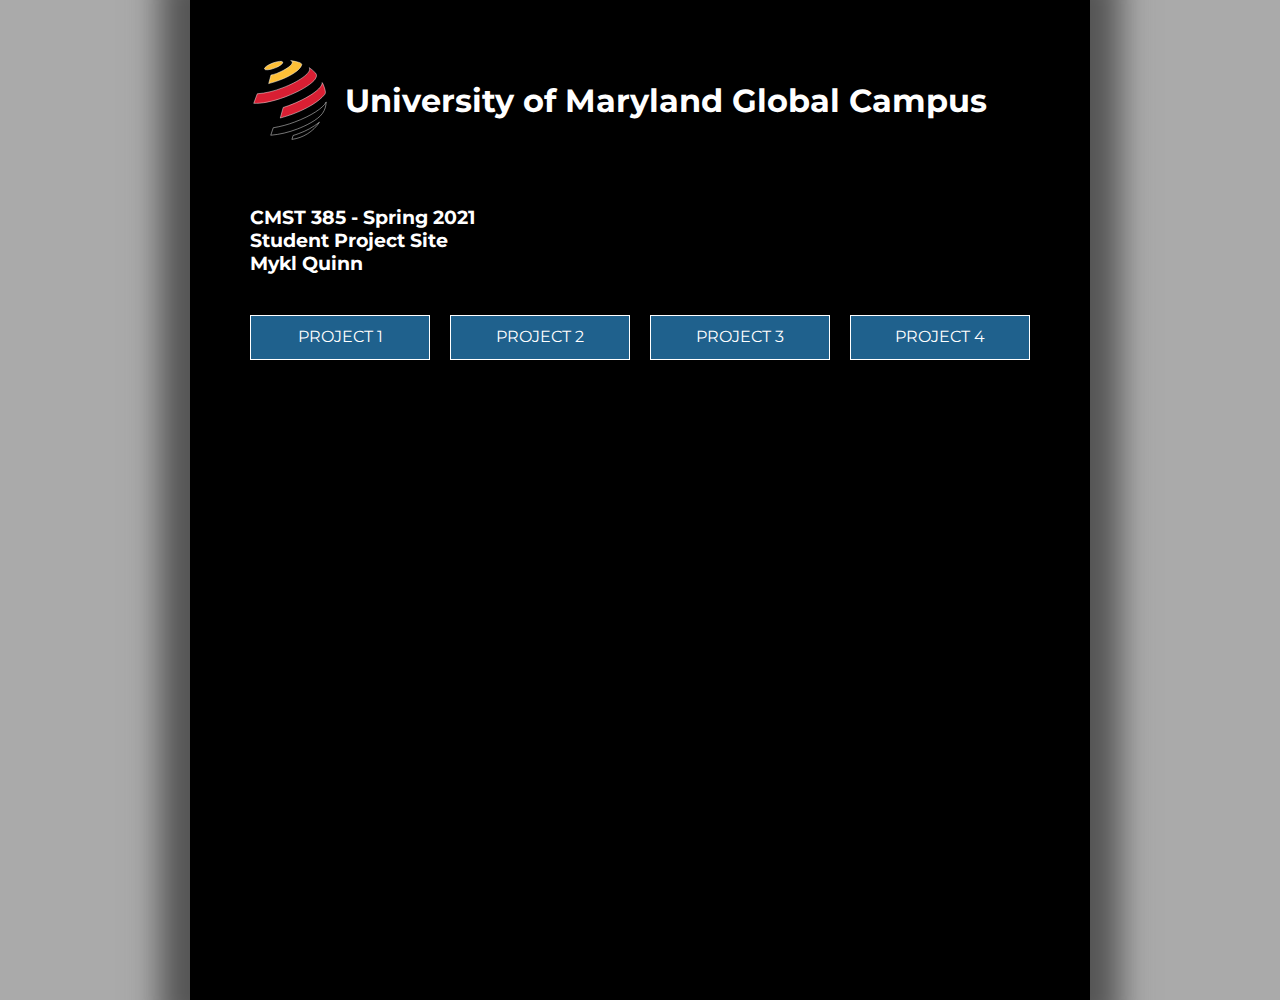
<file: index.html>
<!DOCTYPE html>
<html lang="en">
<head>
	<meta charset="UTF-8">
	<meta name="viewport" content="width=device-width, initial-scale=1.0">
	<meta http-equiv="Cache-Control" content="no-cache, no-store, must-revalidate" />
	<meta http-equiv="Pragma" content="no-cache" />
	<meta http-equiv="Expires" content="0" />
	<title>CMST385 - Mykl Quinn</title>
	<link rel="stylesheet" href="css/cmst385_styles.css">
	<link rel="preconnect" href="https://fonts.gstatic.com">
	<link href="https://fonts.googleapis.com/css2?family=Montserrat:wght@100;400;600&display=swap" rel="stylesheet">
</head>
<body>
	<div class="container">
		<div class="grid-container">
			<div class="header">
				<img src="imgs/umgc_logo.svg" title="UMGC Logo">
				<h1>University of Maryland Global Campus</h1>
			</div>
			<div class="subheader">
				<h3>CMST 385 - Spring 2021<br />Student Project Site<br />Mykl Quinn</h3>
			</div>
			<a href="project1/index.html" class="projectLinks btn-1">
				<svg>
		        	<rect x="0" y="0" fill="none" width="100%" height="100%"/>
				</svg>
				Project 1
			</a>
			<a href="project2" class="projectLinks btn-2">
				<svg>
		        	<rect x="0" y="0" fill="none" width="100%" height="100%"/>
				</svg>
				Project 2
			</a>
			<a href="project3" class="projectLinks btn-3">
				<svg>
		        	<rect x="0" y="0" fill="none" width="100%" height="100%"/>
				</svg>
				Project 3
			</a>
			<a href="project4" class="projectLinks btn-4">
				<svg>
		        	<rect x="0" y="0" fill="none" width="100%" height="100%"/>
				</svg>
				Project 4
			</a>
			<div class="footer">
				
			</div>
		</div>
	</div>
</body>
</html>
</file>
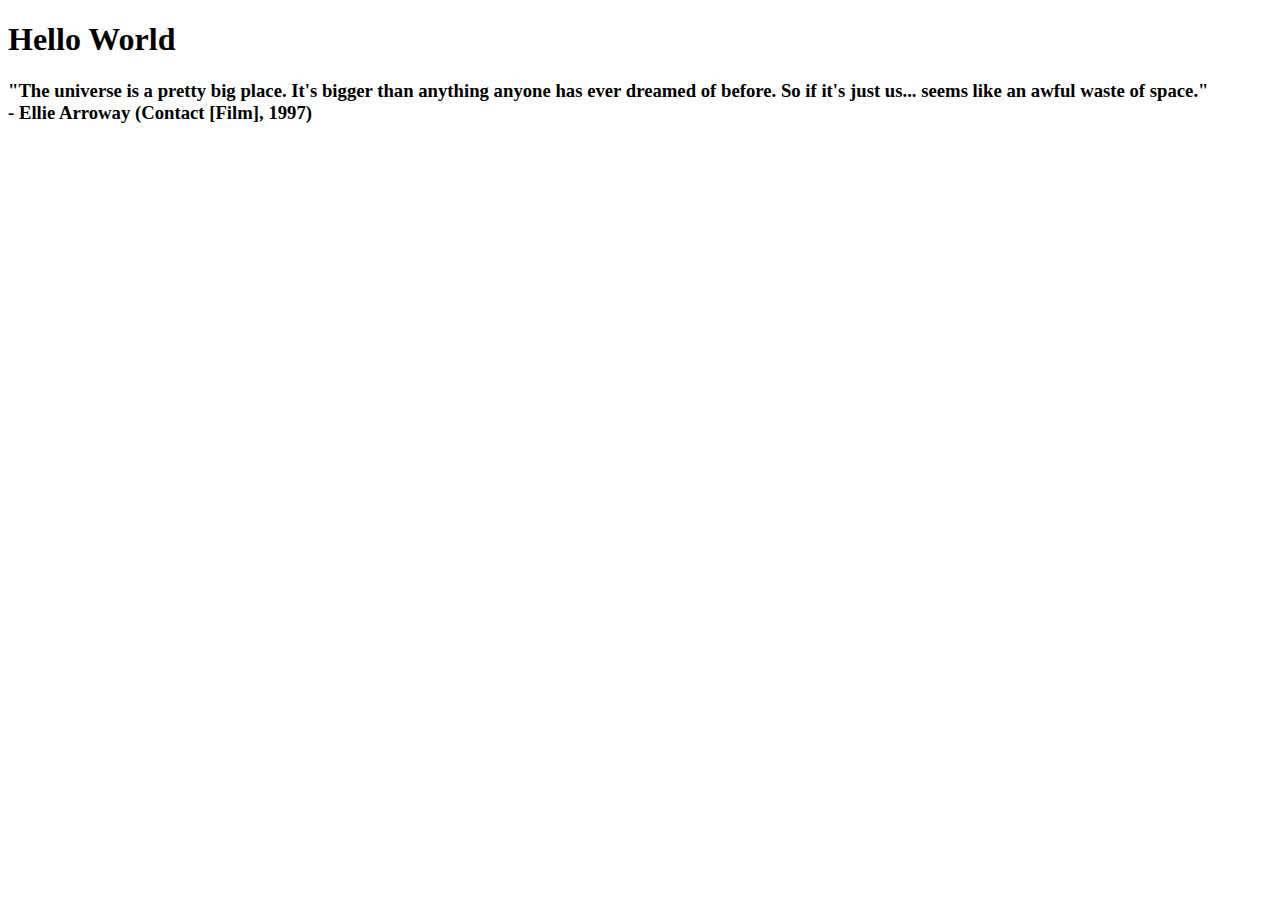
<file: Project1/index.html>
<!DOCTYPE html>
<html lang="en">
<head>
	<meta charset="UTF-8">
	<meta name="viewport" content="width=device-width, initial-scale=1.0">
	<title>Home - Mykl Quinn</title>
</head>
<body>
	<h1>Hello World</h1>
	<h3>"The universe is a pretty big place. It's bigger than anything anyone has ever dreamed of before. So if it's just us... seems like an awful waste of space."<br/>- Ellie Arroway (Contact [Film], 1997)
	</h3>
</body>
</html>
</file>
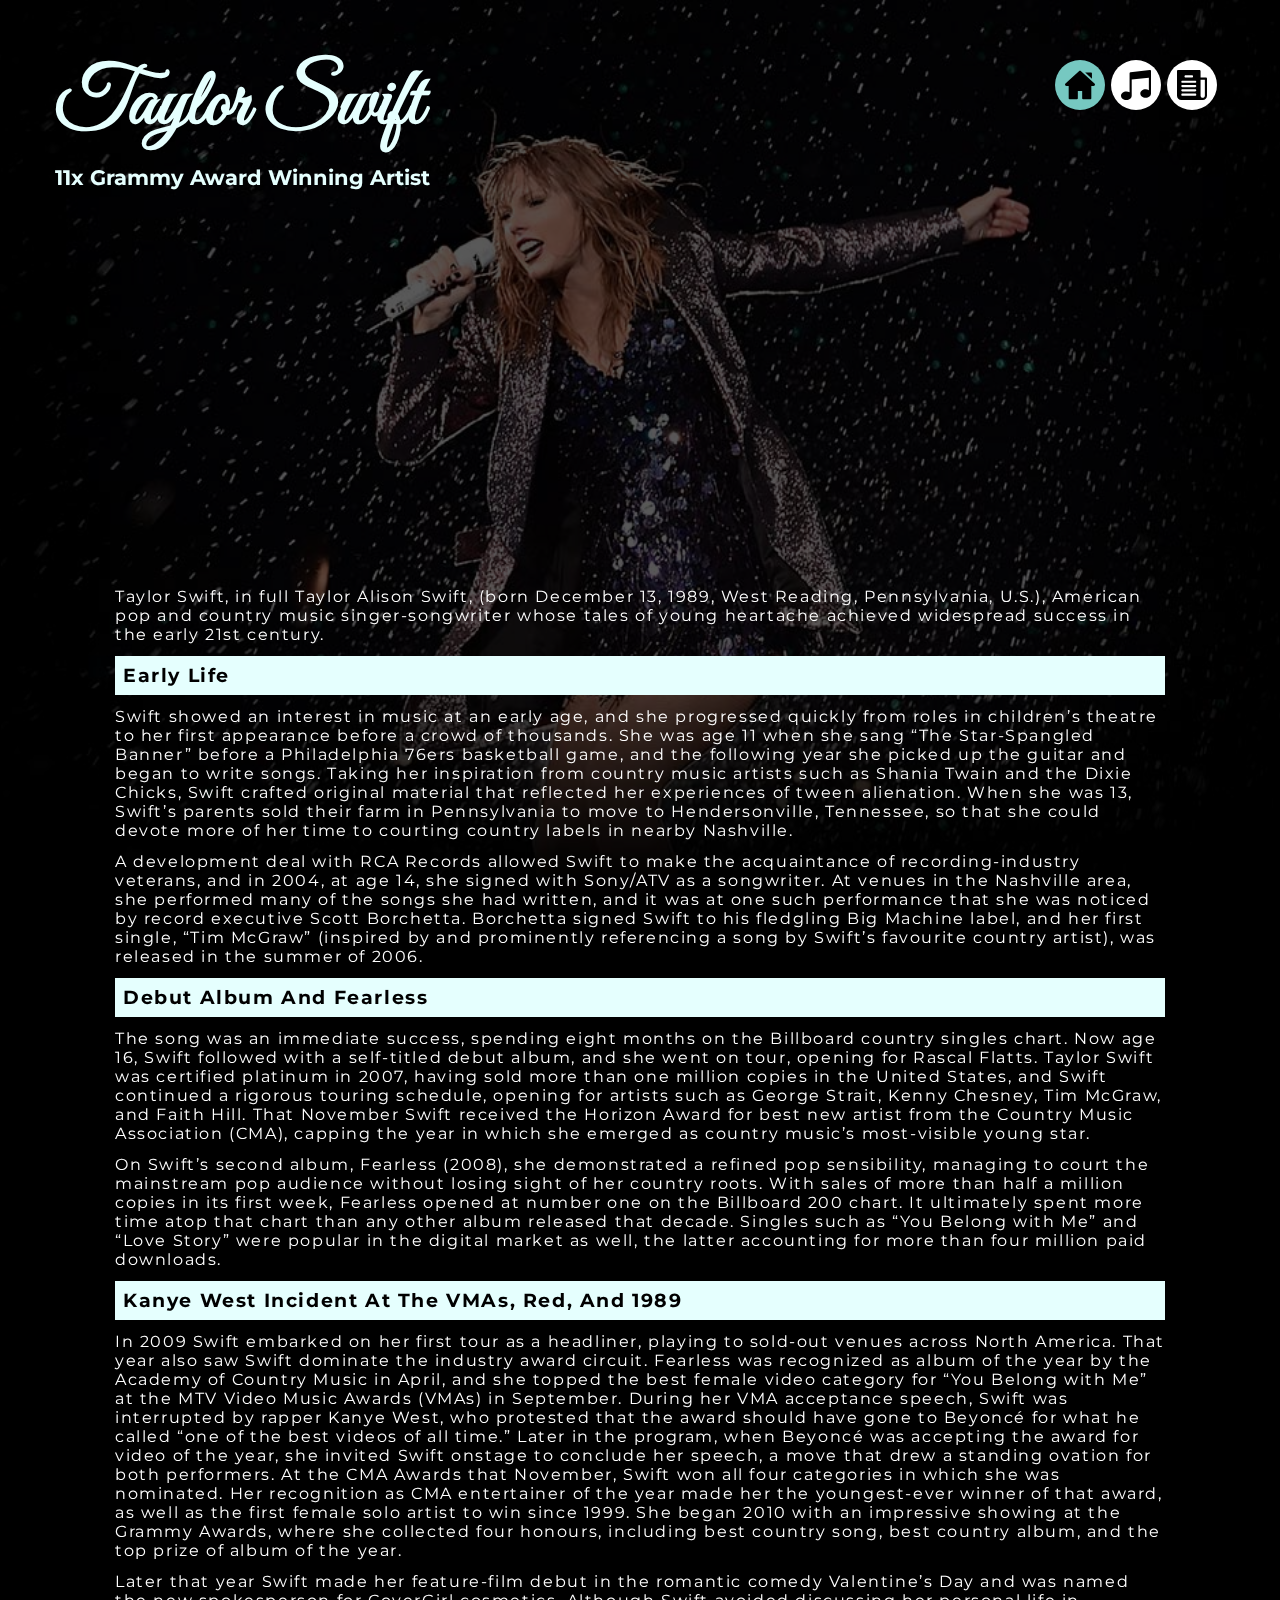
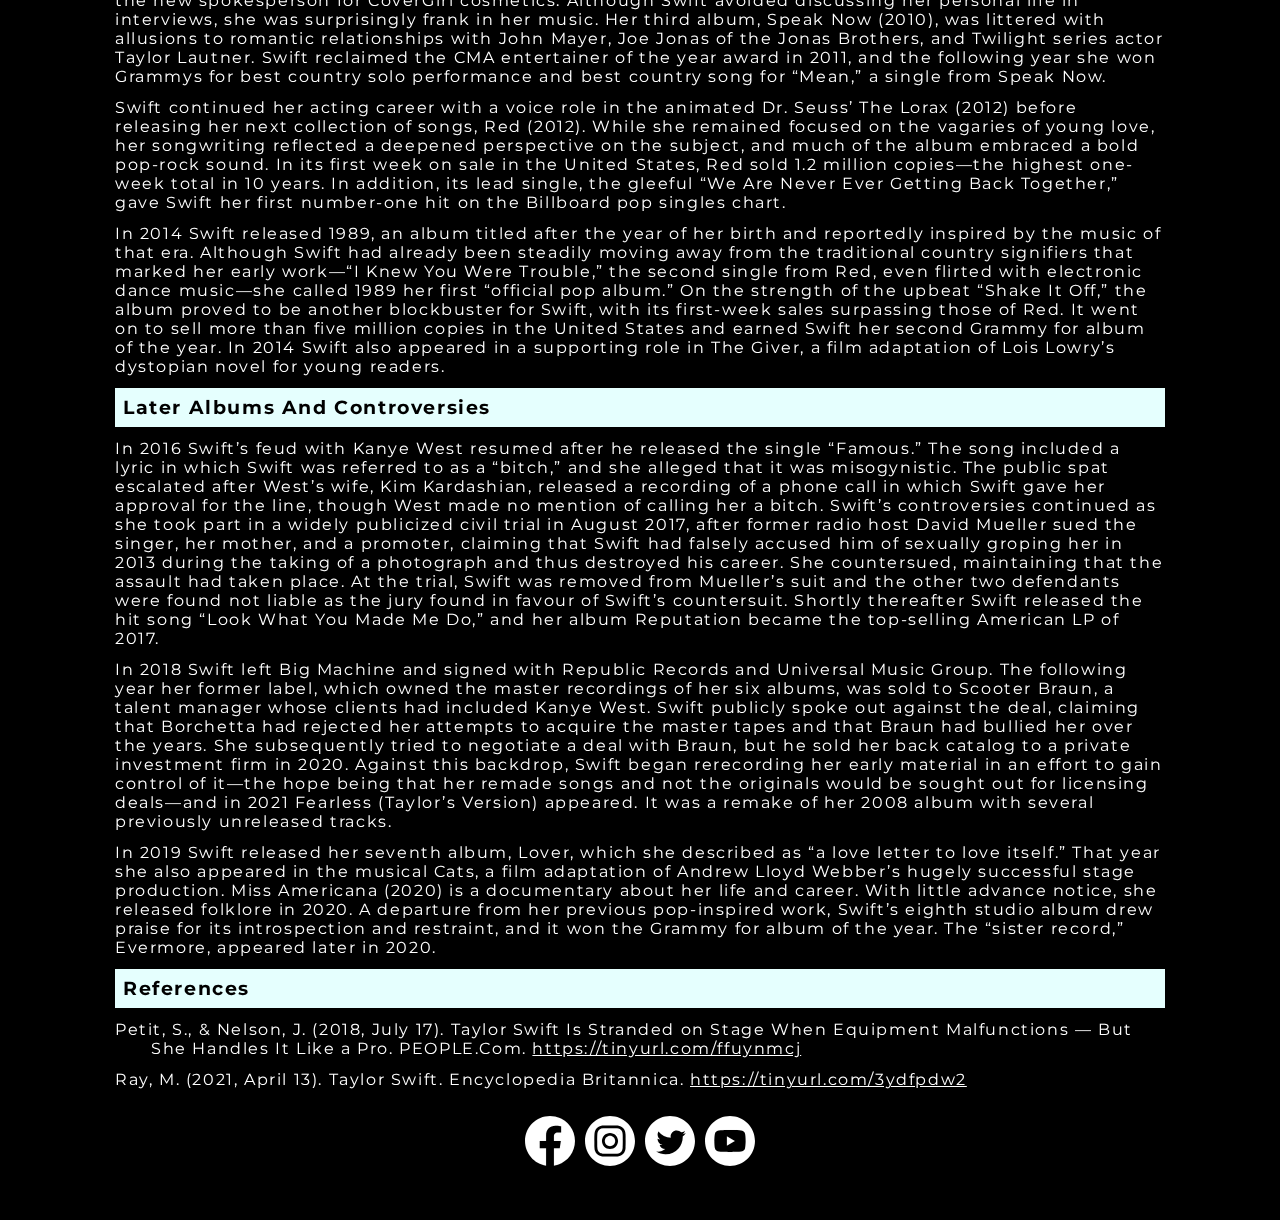
<file: Project3/index.html>
<!DOCTYPE html>
<html lang="en">
<head>
	<meta charset="UTF-8">
	<meta name="viewport" content="width=device-width, initial-scale=1.0">
	<title>CMST385 - Project 3 - Taylor Swift</title>
	<link rel="preconnect" href="https://fonts.gstatic.com">
	<link href="https://fonts.googleapis.com/css2?family=Montserrat:wght@100;400;600&display=swap" rel="stylesheet">
	<link rel="stylesheet" href="https://fonts.googleapis.com/css?family=Great+Vibes">
	<link rel="stylesheet" href="css/style.css">
</head>
<body>
	<div id="mainpage" class="container">
		<div class="nav-container">
			<ul class="nav-menu">
				<li class="active"><a href="index.html" title="Home"><img src="imgs/home.svg" alt="Home Page"></a></li>
				<li><a href="music.html" title="Music"><img src="imgs/music.svg" alt="Music Page"></a></li>
				<li><a href="news.html" title="News"><img src="imgs/newspaper.svg" alt="News Page"></a></li>
			</ul>
		</div>
		<div class="grid-container">
			<div class="header">
				<h1>Taylor Swift</h1>
			</div>
			<div class="subheader">
				<h2>11x Grammy Award Winning Artist</h2>
			</div>
			<div class="description">
				<p>Taylor Swift, in full Taylor Alison Swift, (born December 13, 1989, West Reading, Pennsylvania, U.S.), American pop and country music singer-songwriter whose tales of young heartache achieved widespread success in the early 21st century.</p>
				<h3>Early Life</h3>
				<p>Swift showed an interest in music at an early age, and she progressed quickly from roles in children’s theatre to her first appearance before a crowd of thousands. She was age 11 when she sang “The Star-Spangled Banner” before a Philadelphia 76ers basketball game, and the following year she picked up the guitar and began to write songs. Taking her inspiration from country music artists such as Shania Twain and the Dixie Chicks, Swift crafted original material that reflected her experiences of tween alienation. When she was 13, Swift’s parents sold their farm in Pennsylvania to move to Hendersonville, Tennessee, so that she could devote more of her time to courting country labels in nearby Nashville.</p>
				<p>A development deal with RCA Records allowed Swift to make the acquaintance of recording-industry veterans, and in 2004, at age 14, she signed with Sony/ATV as a songwriter. At venues in the Nashville area, she performed many of the songs she had written, and it was at one such performance that she was noticed by record executive Scott Borchetta. Borchetta signed Swift to his fledgling Big Machine label, and her first single, “Tim McGraw” (inspired by and prominently referencing a song by Swift’s favourite country artist), was released in the summer of 2006.</p>
				<h3>Debut Album And Fearless</h3>
				<p>The song was an immediate success, spending eight months on the Billboard country singles chart. Now age 16, Swift followed with a self-titled debut album, and she went on tour, opening for Rascal Flatts. Taylor Swift was certified platinum in 2007, having sold more than one million copies in the United States, and Swift continued a rigorous touring schedule, opening for artists such as George Strait, Kenny Chesney, Tim McGraw, and Faith Hill. That November Swift received the Horizon Award for best new artist from the Country Music Association (CMA), capping the year in which she emerged as country music’s most-visible young star.</p>
				<p>On Swift’s second album, Fearless (2008), she demonstrated a refined pop sensibility, managing to court the mainstream pop audience without losing sight of her country roots. With sales of more than half a million copies in its first week, Fearless opened at number one on the Billboard 200 chart. It ultimately spent more time atop that chart than any other album released that decade. Singles such as “You Belong with Me” and “Love Story” were popular in the digital market as well, the latter accounting for more than four million paid downloads.</p>
				<h3>Kanye West Incident At The VMAs, Red, And 1989</h3>
				<p>In 2009 Swift embarked on her first tour as a headliner, playing to sold-out venues across North America. That year also saw Swift dominate the industry award circuit. Fearless was recognized as album of the year by the Academy of Country Music in April, and she topped the best female video category for “You Belong with Me” at the MTV Video Music Awards (VMAs) in September. During her VMA acceptance speech, Swift was interrupted by rapper Kanye West, who protested that the award should have gone to Beyoncé for what he called “one of the best videos of all time.” Later in the program, when Beyoncé was accepting the award for video of the year, she invited Swift onstage to conclude her speech, a move that drew a standing ovation for both performers. At the CMA Awards that November, Swift won all four categories in which she was nominated. Her recognition as CMA entertainer of the year made her the youngest-ever winner of that award, as well as the first female solo artist to win since 1999. She began 2010 with an impressive showing at the Grammy Awards, where she collected four honours, including best country song, best country album, and the top prize of album of the year.</p>
				<p>Later that year Swift made her feature-film debut in the romantic comedy Valentine’s Day and was named the new spokesperson for CoverGirl cosmetics. Although Swift avoided discussing her personal life in interviews, she was surprisingly frank in her music. Her third album, Speak Now (2010), was littered with allusions to romantic relationships with John Mayer, Joe Jonas of the Jonas Brothers, and Twilight series actor Taylor Lautner. Swift reclaimed the CMA entertainer of the year award in 2011, and the following year she won Grammys for best country solo performance and best country song for “Mean,” a single from Speak Now.</p>
				<p>Swift continued her acting career with a voice role in the animated Dr. Seuss’ The Lorax (2012) before releasing her next collection of songs, Red (2012). While she remained focused on the vagaries of young love, her songwriting reflected a deepened perspective on the subject, and much of the album embraced a bold pop-rock sound. In its first week on sale in the United States, Red sold 1.2 million copies—the highest one-week total in 10 years. In addition, its lead single, the gleeful “We Are Never Ever Getting Back Together,” gave Swift her first number-one hit on the Billboard pop singles chart.</p>
				<p>In 2014 Swift released 1989, an album titled after the year of her birth and reportedly inspired by the music of that era. Although Swift had already been steadily moving away from the traditional country signifiers that marked her early work—“I Knew You Were Trouble,” the second single from Red, even flirted with electronic dance music—she called 1989 her first “official pop album.” On the strength of the upbeat “Shake It Off,” the album proved to be another blockbuster for Swift, with its first-week sales surpassing those of Red. It went on to sell more than five million copies in the United States and earned Swift her second Grammy for album of the year. In 2014 Swift also appeared in a supporting role in The Giver, a film adaptation of Lois Lowry’s dystopian novel for young readers.</p>
				<h3>Later Albums And Controversies</h3>
				<p>In 2016 Swift’s feud with Kanye West resumed after he released the single “Famous.” The song included a lyric in which Swift was referred to as a “bitch,” and she alleged that it was misogynistic. The public spat escalated after West’s wife, Kim Kardashian, released a recording of a phone call in which Swift gave her approval for the line, though West made no mention of calling her a bitch. Swift’s controversies continued as she took part in a widely publicized civil trial in August 2017, after former radio host David Mueller sued the singer, her mother, and a promoter, claiming that Swift had falsely accused him of sexually groping her in 2013 during the taking of a photograph and thus destroyed his career. She countersued, maintaining that the assault had taken place. At the trial, Swift was removed from Mueller’s suit and the other two defendants were found not liable as the jury found in favour of Swift’s countersuit. Shortly thereafter Swift released the hit song “Look What You Made Me Do,” and her album Reputation became the top-selling American LP of 2017.</p>
				<p>In 2018 Swift left Big Machine and signed with Republic Records and Universal Music Group. The following year her former label, which owned the master recordings of her six albums, was sold to Scooter Braun, a talent manager whose clients had included Kanye West. Swift publicly spoke out against the deal, claiming that Borchetta had rejected her attempts to acquire the master tapes and that Braun had bullied her over the years. She subsequently tried to negotiate a deal with Braun, but he sold her back catalog to a private investment firm in 2020. Against this backdrop, Swift began rerecording her early material in an effort to gain control of it—the hope being that her remade songs and not the originals would be sought out for licensing deals—and in 2021 Fearless (Taylor’s Version) appeared. It was a remake of her 2008 album with several previously unreleased tracks.</p>
				<p>In 2019 Swift released her seventh album, Lover, which she described as “a love letter to love itself.” That year she also appeared in the musical Cats, a film adaptation of Andrew Lloyd Webber’s hugely successful stage production. Miss Americana (2020) is a documentary about her life and career. With little advance notice, she released folklore in 2020. A departure from her previous pop-inspired work, Swift’s eighth studio album drew praise for its introspection and restraint, and it won the Grammy for album of the year. The “sister record,” Evermore, appeared later in 2020.</p>
				<h3>References</h3>
				<p class="apa_citation">Petit, S., & Nelson, J. (2018, July 17). Taylor Swift Is Stranded on Stage When Equipment Malfunctions — But She Handles It Like a Pro. PEOPLE.Com. <a href="https://tinyurl.com/ffuynmcj" title="People.com Article">https://tinyurl.com/ffuynmcj</a>
				<p class="apa_citation">Ray, M. (2021, April 13). Taylor Swift. Encyclopedia Britannica. <a href="https://tinyurl.com/3ydfpdw2" title="Taylor Swift Encyclopedia Britannica Page">https://tinyurl.com/3ydfpdw2</a></p>
			</div>
			<div class="footer">
				<ul class="social_media">
					<li class="social_media_fb"><a href="https://facebook.com/TaylorSwift"><img src="imgs/iconfinder_Circled_Facebook_svg_5279111.svg" alt="Facebook Icon" /></a></li>
					<li class="social_media_ig"><a href="https://instagram.com/taylorswift"><img src="imgs/iconfinder_Circled_Instagram_svg_5279112.svg" alt="Instagram Icon" /></a></li>
					<li class="social_media_tw"><a href="https://twitter.com/taylorswift13"><img src="imgs/iconfinder_Circled_Twitter_svg_5279123.svg" alt="Twitter Icon" /></a></li>
					<li class="social_media_yt"><a href="https://youtube.com/taylorswift"><img src="imgs/iconfinder_Circled_Youtube_svg_5279120.svg" alt="YouTube Icon" /></a></li>
				</ul>
			</div>
		</div>
	</div>
</body>
</html>
</file>
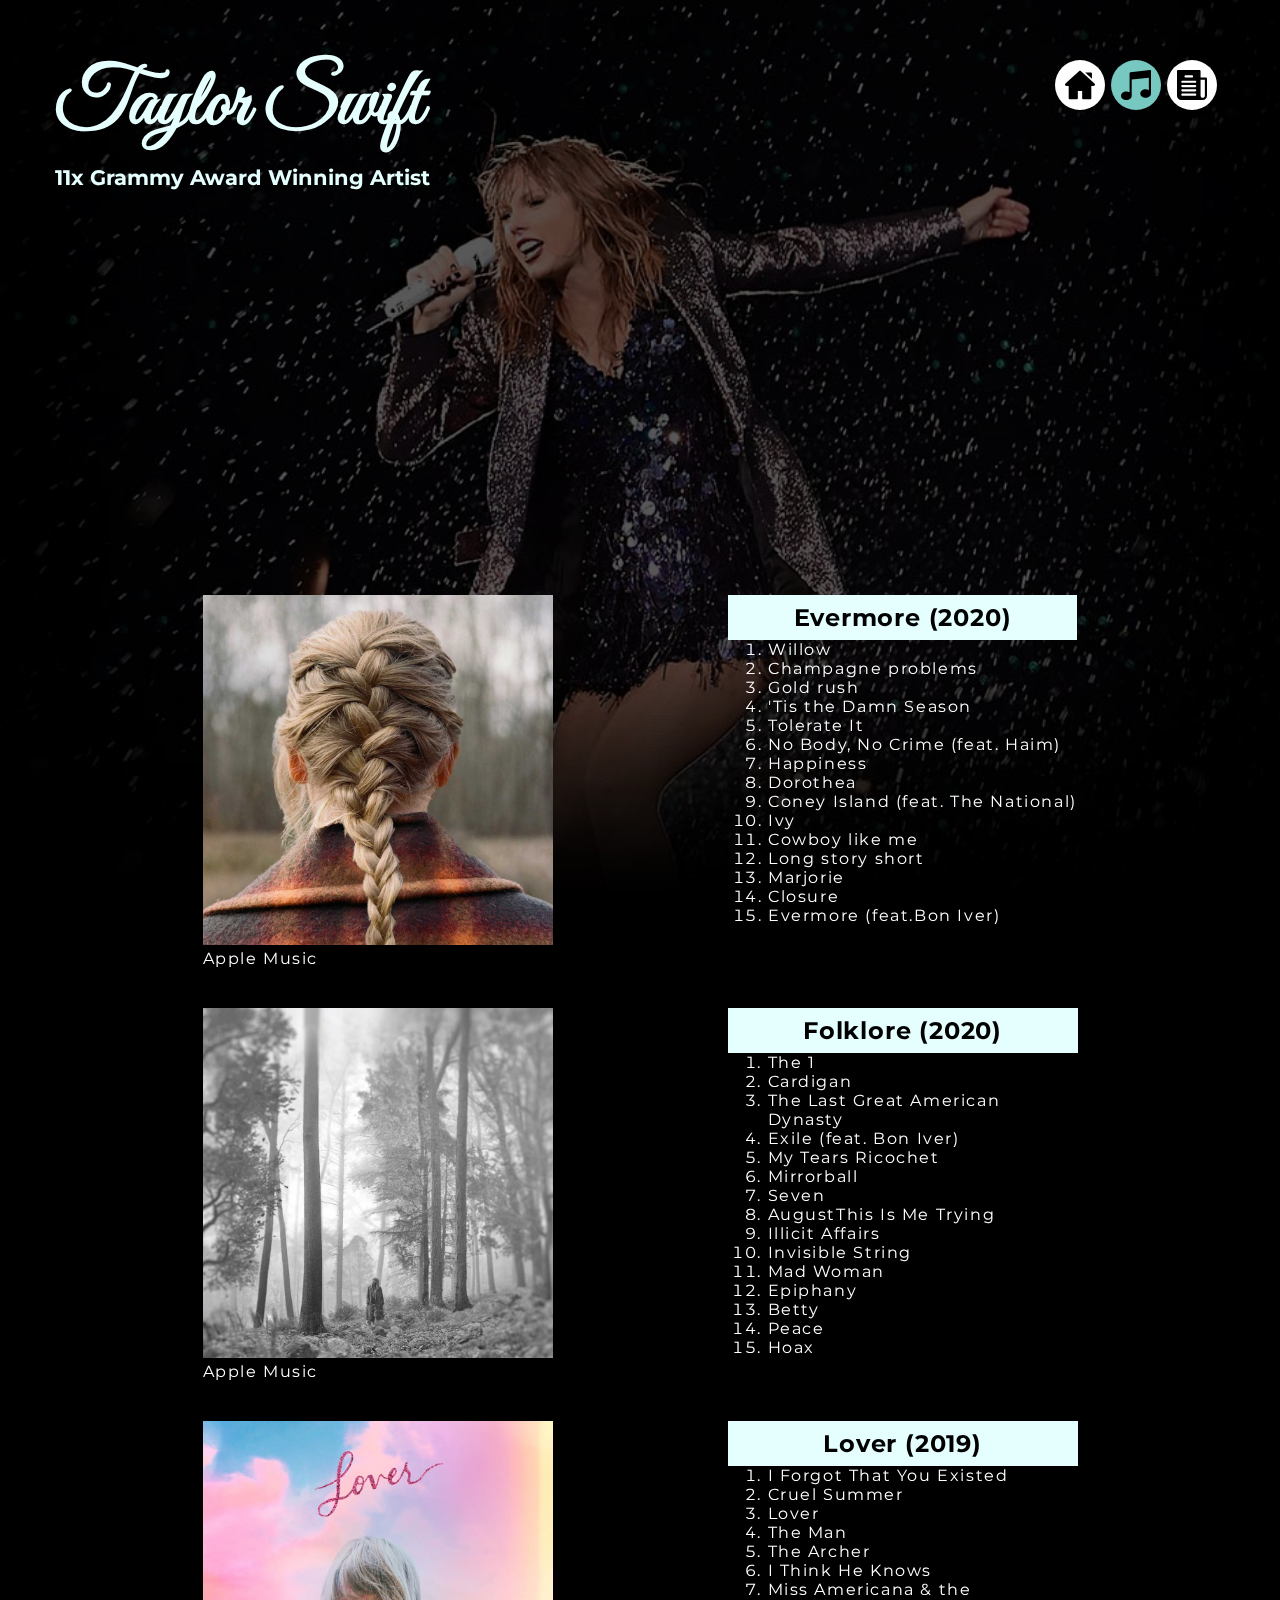
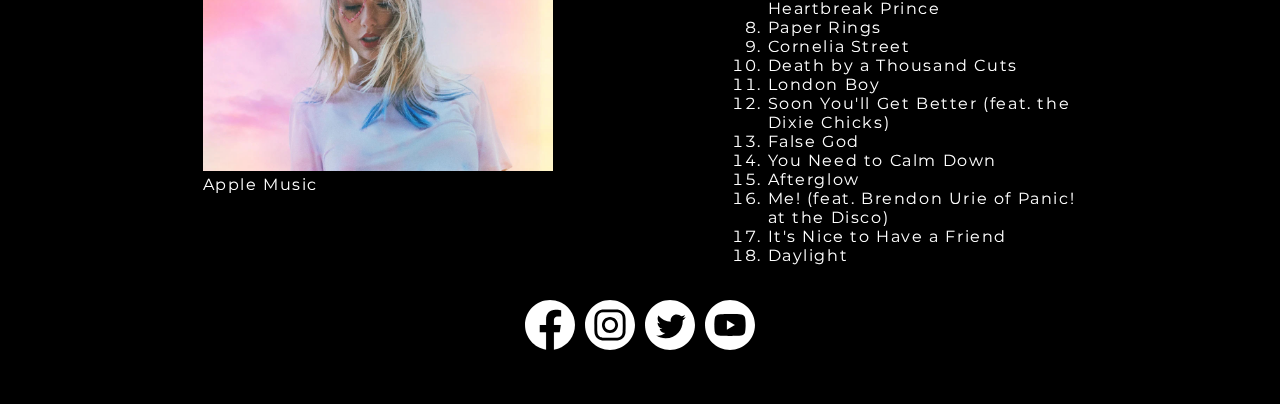
<file: Project3/music.html>
<!DOCTYPE html>
<html lang="en">
<head>
	<meta charset="UTF-8">
	<meta name="viewport" content="width=device-width, initial-scale=1.0">
	<title>CMST385 - Project 3 - Taylor Swift</title>
	<link rel="preconnect" href="https://fonts.gstatic.com">
	<link href="https://fonts.googleapis.com/css2?family=Montserrat:wght@100;400;600&display=swap" rel="stylesheet">
	<link rel="stylesheet" href="https://fonts.googleapis.com/css?family=Great+Vibes">
	<link rel="stylesheet" href="css/style.css">
</head>
<body>
	<div id="mainpage" class="container">
		<div class="nav-container">
			<ul class="nav-menu">
				<li><a href="index.html" title="Home"><img src="imgs/home.svg" alt="Home Page"></a></li>
				<li class="active"><a href="music.html" title="Music"><img src="imgs/music.svg" alt="Music Page"></a></li>
				<li><a href="news.html" title="News"><img src="imgs/newspaper.svg" alt="News Page"></a></li>
			</ul>
		</div>
		<div class="grid-container">
			<div class="header">
				<h1>Taylor Swift</h1>
			</div>
			<div class="subheader">
				<h2>11x Grammy Award Winning Artist</h2>
			</div>
			<div class="description">
				<ul class="albums">
					<li class="album_art"><figure><a href="https://music.apple.com/us/album/evermore-deluxe-version/1547315522"><img src="imgs/taylorswift_evermore.jpg" alt="Evermore Album Cover"></a><figcaption>Apple Music</figcaption></figure></li>
					<li class="album_tracks">
						<h2>Evermore (2020)</h2>
						<ol>
							<li>Willow</li>
							<li>Champagne problems</li>
							<li>Gold rush</li>
							<li>'Tis the Damn Season</li>
							<li>Tolerate It</li>
							<li>No Body, No Crime (feat. Haim)</li>
							<li>Happiness</li>
							<li>Dorothea</li>
							<li>Coney Island (feat. The National)</li>
							<li>Ivy</li>
							<li>Cowboy like me</li>
							<li>Long story short</li>
							<li>Marjorie</li>
							<li>Closure</li>
							<li>Evermore (feat.Bon Iver)</li>
						</ol>					
					</li>
					<li class="album_art"><figure><a href="https://music.apple.com/us/album/folklore/1524801260"><img src="imgs/taylorswift_folklore.jpg" alt="Folklore Album Cover"></a><figcaption>Apple Music</figcaption></figure></li>
					<li class="album_tracks">
						<h2>Folklore (2020)</h2>
						<ol>
							<li>The 1</li>
							<li>Cardigan</li>
							<li>The Last Great American Dynasty</li>
							<li>Exile (feat. Bon Iver)</li>
							<li>My Tears Ricochet</li>
							<li>Mirrorball</li>
							<li>Seven</li>
							<li>AugustThis Is Me Trying</li>
							<li>Illicit Affairs</li>
							<li>Invisible String</li>
							<li>Mad Woman</li>
							<li>Epiphany</li>
							<li>Betty</li>
							<li>Peace</li>
							<li>Hoax</li>
						</ol>
					</li>
					<li class="album_art"><figure><a href="https://music.apple.com/us/album/lover/1468058165"><img  src="imgs/taylorswift_lover.jpg" alt="Lover Album Cover"></a><figcaption>Apple Music</figcaption></figure></li>
					<li class="album_tracks">
						<h2>Lover (2019)</h2>
						<ol>
							<li>I Forgot That You Existed</li>
							<li>Cruel Summer</li>
							<li>Lover</li>
							<li>The Man</li>
							<li>The Archer</li>
							<li>I Think He Knows</li>
							<li>Miss Americana & the Heartbreak Prince</li>
							<li>Paper Rings</li>
							<li>Cornelia Street</li>
							<li>Death by a Thousand Cuts</li>
							<li>London Boy</li>
							<li>Soon You'll Get Better (feat. the Dixie Chicks)</li>
							<li>False God</li>
							<li>You Need to Calm Down</li>
							<li>Afterglow</li>
							<li>Me! (feat. Brendon Urie of Panic! at the Disco)</li>
							<li>It's Nice to Have a Friend</li>
							<li>Daylight</li>
						</ol>
					</li>
				</ul>
			</div>
			<div class="footer">
				<ul class="social_media">
					<li class="social_media_fb"><a href="https://facebook.com/TaylorSwift"><img src="imgs/iconfinder_Circled_Facebook_svg_5279111.svg" alt="Facebook Icon" /></a></li>
					<li class="social_media_ig"><a href="https://instagram.com/taylorswift"><img src="imgs/iconfinder_Circled_Instagram_svg_5279112.svg" alt="Instagram Icon" /></a></li>
					<li class="social_media_tw"><a href="https://twitter.com/taylorswift13"><img src="imgs/iconfinder_Circled_Twitter_svg_5279123.svg" alt="Twitter Icon" /></a></li>
					<li class="social_media_yt"><a href="https://youtube.com/taylorswift"><img src="imgs/iconfinder_Circled_Youtube_svg_5279120.svg" alt="YouTube Icon" /></a></li>
				</ul>
			</div>
		</div>
	</div>
</body>
</html>
</file>
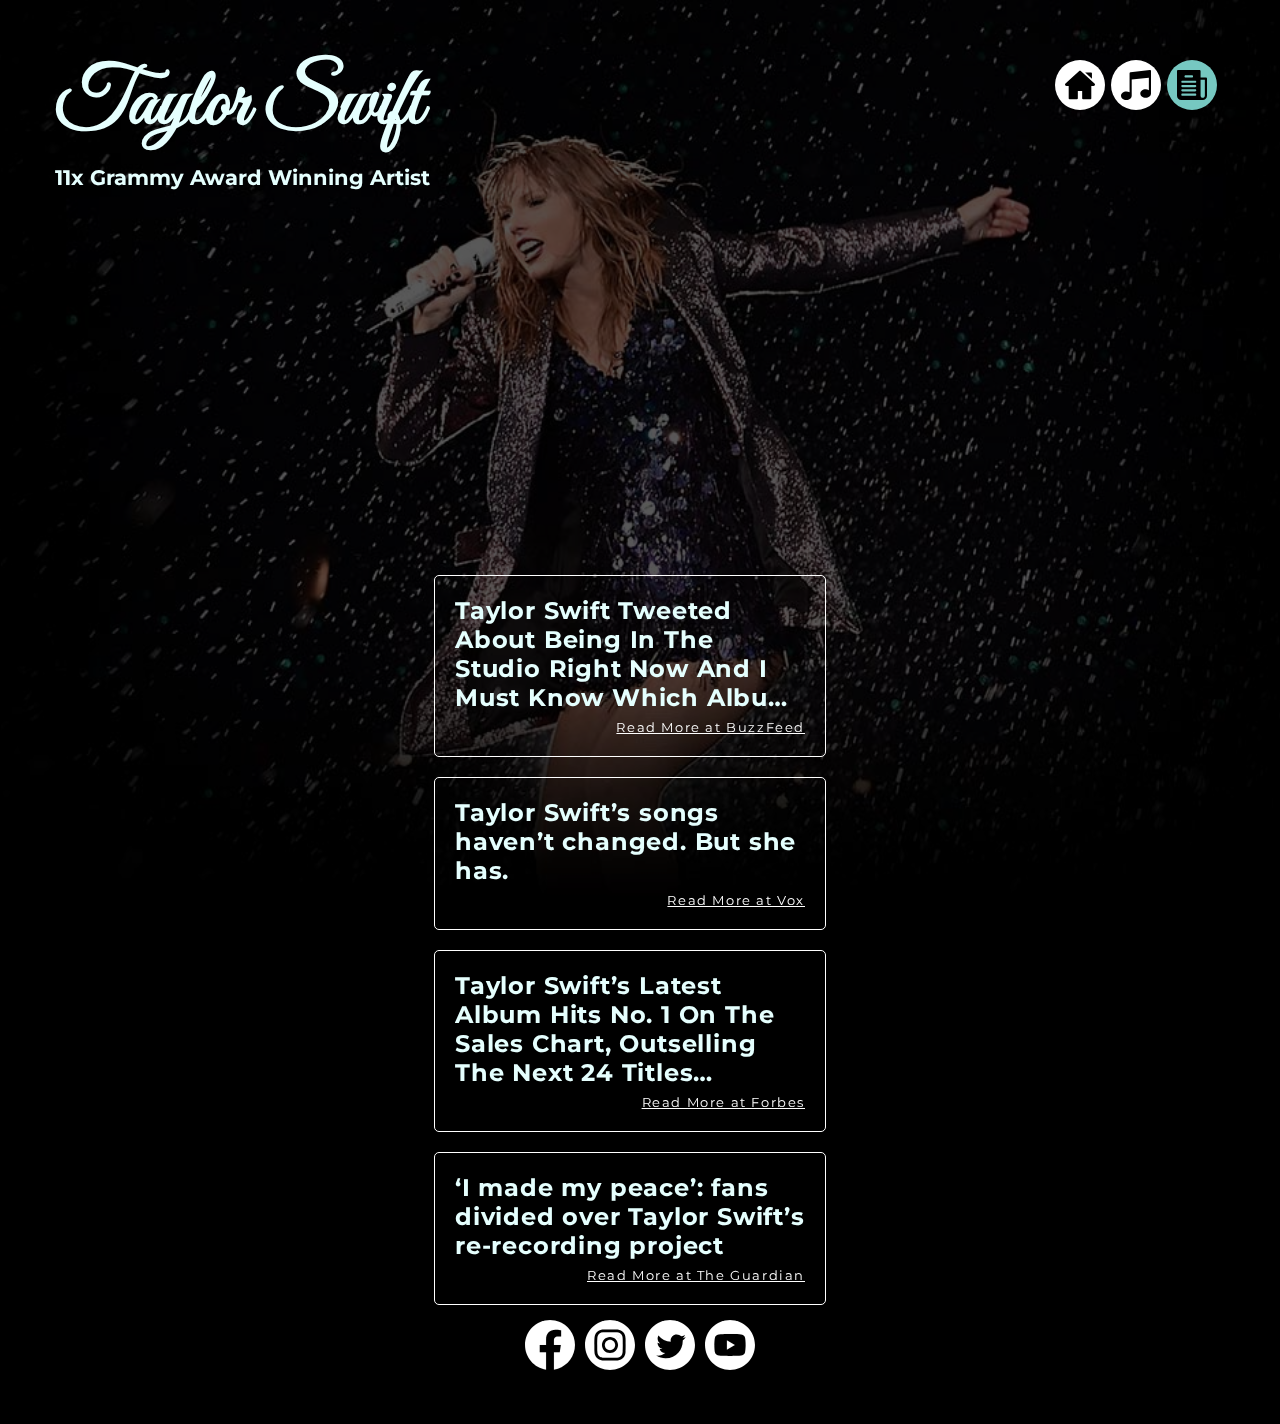
<file: Project3/news.html>
<!DOCTYPE html>
<html lang="en">
<head>
	<meta charset="UTF-8">
	<meta name="viewport" content="width=device-width, initial-scale=1.0">
	<title>CMST385 - Project 3 - Taylor Swift</title>
	<link rel="preconnect" href="https://fonts.gstatic.com">
	<link href="https://fonts.googleapis.com/css2?family=Montserrat:wght@100;400;600&display=swap" rel="stylesheet">
	<link rel="stylesheet" href="https://fonts.googleapis.com/css?family=Great+Vibes">
	<link rel="stylesheet" href="css/style.css">
</head>
<body>
	<div id="mainpage" class="container">
		<div class="nav-container">
			<ul class="nav-menu">
				<li><a href="index.html" title="Home"><img src="imgs/home.svg" alt="Home Page"></a></li>
				<li><a href="music.html" title="Music"><img src="imgs/music.svg" alt="Music Page"></a></li>
				<li class="active"><a href="news.html" title="News"><img src="imgs/newspaper.svg" alt="News Page"></a></li>
			</ul>
<!--
			<a href="index.html" title="Home" class="active"><img src="imgs/home.svg" /></a>
			<a href="music.html"><img src="imgs/music.svg" /></a>
			<a href="news.html"><img src="imgs/newspaper.svg" /></a>
-->
		</div>
		<div class="grid-container">
			<div class="header">
				<h1>Taylor Swift</h1>
			</div>
			<div class="subheader">
				<h2>11x Grammy Award Winning Artist</h2>
			</div>
			<div class="description">
				<ul class="news">
					<li class="news_article1">
						<h2>Taylor Swift Tweeted About Being In The Studio Right Now And I Must Know Which Album She's Re-Recording Next</h2>
						<span><a href="https://www.buzzfeed.com/larryfitzmaurice/taylor-swift-next-rerecorded-album">Read More at BuzzFeed</a></span>
					</li>
					<li class="news_article2">
						<h2>Taylor Swift’s songs haven’t changed. But she has.</h2>
						<span><a href="https://www.vox.com/culture/22386488/taylor-swift-fearless-taylors-version-review">Read More at Vox</a></span>
					</li>
					<li class="news_article3">
						<h2>Taylor Swift’s Latest Album Hits No. 1 On The Sales Chart, Outselling The Next 24 Titles Combined</h2>
						<span><a href="https://www.forbes.com/sites/hughmcintyre/2021/04/21/taylor-swifts-latest-album-hits-no-1-on-the-sales-chart-outselling-the-next-24-titles-combined/?sh=40a579287d2e">Read More at Forbes</a></span>
					</li>
					<li class="news_article4">
						<h2>‘I made my peace’: fans divided over Taylor Swift’s re-recording project</h2>
						<span><a href="https://www.theguardian.com/music/2021/apr/15/i-made-my-peace-fans-divided-over-taylor-swifts-re-recording-project">Read More at The Guardian</a></span>
					</li>
					<li class="news_twitter" tabindex="999"><a class="twitter-timeline" data-width="400" data-height="100%" data-theme="dark" href="https://twitter.com/taylorswift13?ref_src=twsrc%5Etfw"></a> <script async src="https://platform.twitter.com/widgets.js"></script></li>
				</ul>
			</div>
			<div class="footer">
				<ul class="social_media">
					<li class="social_media_fb"><a href="https://facebook.com/TaylorSwift"><img src="imgs/iconfinder_Circled_Facebook_svg_5279111.svg" alt="Facebook Icon" /></a></li>
					<li class="social_media_ig"><a href="https://instagram.com/taylorswift"><img src="imgs/iconfinder_Circled_Instagram_svg_5279112.svg" alt="Instagram Icon" /></a></li>
					<li class="social_media_tw"><a href="https://twitter.com/taylorswift13"><img src="imgs/iconfinder_Circled_Twitter_svg_5279123.svg" alt="Twitter Icon" /></a></li>
					<li class="social_media_yt"><a href="https://youtube.com/taylorswift"><img src="imgs/iconfinder_Circled_Youtube_svg_5279120.svg" alt="YouTube Icon" /></a></li>
				</ul>
			</div>
		</div>
	</div>
</body>
</html>
</file>
<file: css/cmst385_styles.css>
html, body {
	height: 100%;
	margin: 0;
}
body {
	background: rgba(170,170,170,1);
	color: rgba(255,255,255,1);
	display: flex;
	font-family: 'Montserrat', sans-serif;
}
.container {
	position: relative;
	max-width: 800px;
	width: 100%;
	margin: 0 auto;
	height: 100%;
	min-height: 100%;
	background: rgba(0, 0, 0, 1);
	padding: 50px;
	top: 0;
	box-shadow: 0 0 30px 30px rgb(85, 85, 85);
}
.grid-container {
	display: grid;
	grid-template-columns: repeat(1, 1fr);
	grid-template-rows: repeat(7, 1fr);
	gap: 10px 0px;
	grid-template-areas:
	"Header"
	"Subheader"
	"btn-1"
	"btn-2"
	"btn-3 "
	"btn-4"
	"footer";
	position: relative;
	top: 0;
	left: 0;
	width: 100%;
	height: 100%;
    max-height: 500px;
}
.header { grid-area: Header; }
.subheader { grid-area: Subheader; }
.btn-1 { grid-area: btn-1; }
.btn-2 { grid-area: btn-2; }
.btn-3 { grid-area: btn-3; }
.btn-4 { grid-area: btn-4; }
.footer { grid-area: footer; }

.grid-container div {
    display: flex;
    margin: 10px 10px 0 10px;
}
  
a {
	background: rgba(255, 255, 255, 1);
	color: rgba(255, 255, 255, 1);
	line-height: 1.5;
	padding: .25em;
	text-decoration: none;
}

.header img {
	height: 80px;
	width: 80px;
    margin-right: 15px;
}

.quote {
    border: 1px solid white;
    padding: 25px;
    font-weight: 400;
    letter-spacing: 1px;
    overflow: hidden;
    position: relative;
    height: fit-content;
}

.quote:before {
    background-image: url(https://www.freevector.com/uploads/vector/preview/23958/DD-Space-Background-77090-Preview.jpg);
    font-weight: 400;
    background-position: center;
    background-size: cover;
    content: '';
    position: absolute;
    height: 100%;
    width: 100%;
    top: 0;
    left: 0;
    opacity: 0.5;
    z-index: -1;
}


.projectLinks {
	padding: 10px;
	margin: 10px;
	background: rgba(31, 97, 141,1);
	font-weight: 100;
    color: #fff;
	cursor: pointer;
	font-size:16px;
	font-weight: 400;
/* 	max-width: 160px;  */
	max-height: 25px;
	position: relative;
	text-decoration: none;
	text-transform: uppercase;
    text-align: center;
}

.projectLinks svg {
    height: 45px;
    left: 0;
    position: absolute;
    top: 0; 
    width: 100%; 
}
  
.projectLinks rect {
    fill: none;
    stroke: #fff;
    stroke-width: 2;
    stroke-dasharray: 422, 0;
    transition: all 0.35s linear;
}

.projectLinks:hover {
  font-weight: 600;
  letter-spacing: 1px;
}
.projectLinks:hover rect {
    stroke-width: 5;
    stroke-dasharray: 15, 310;
    stroke-dashoffset: 48;
    transition: all 1.35s cubic-bezier(0.19, 1, 0.22, 1);
}

@media only screen and (min-width: 800px) {    
    .grid-container {
		grid-template-columns: repeat(4, 1fr);
		grid-template-rows: repeat(4, 1fr);
		grid-template-areas:
		"Header Header Header Header"
		"Subheader Subheader Subheader Subheader"
		"btn-1 btn-2 btn-3 btn-4"
		"footer footer footer footer";
		max-width: 800px;
	}
}

@media only screen and (max-width: 750px) {    
    .header h1{
	    margin: 0;
	    font-size: 1.5em
    }
}
</file>
<file: Project3/css/style.css>
html, body {
	height: 100%;
	margin: 0;
}
body {
	background: rgba(0,0,0,1);
	color: rgba(255,255,255,1);
	display: flex;
	font-family: 'Montserrat', Verdana, Arial, sans-serif;
}

h1, h2, h3 {
	margin: 0;
	color: #E5FFFE;
}

/* Elements added in response to assignment feedback */

h1, h2 {
	font-family: 'Montserrat', sans-serif;
	text-align: center;
}

p {
	color: white;
	font-family: 'Montserrat', sans-serif;
	font-size: 1em;
	margin: 0.75em 0;
}


.header h1 {
	font-family: "Great Vibes", Times, Serif;
	font-size: 5em;
	margin: 0;
}

.description {
    letter-spacing: 0.1rem;
}

.description h2 {
    letter-spacing: 0.05rem;
}

.description h3, .albums h2 {
    background: #E5FFFE;
    padding: 0.5rem;
    color: black;
}

/* End of feedback changes */

.container {
	position: relative;
	max-width: 1200px;
	width: 100%;
	margin: 0 auto;
	background: rgba(0, 0, 0, 1);
	padding: 20px 20px 0 20px;
	top: 0;
}

.nav-container {
	display: block;
	position: absolute;
	right: 20px;
	z-index: 2;
	border-radius: 15px;
}

.nav-menu {
    background: none;
    color: white;
    list-style: none;
    width: fit-content;
    height: 100%;
    margin: 0;
    overflow: visible;
    position: relative;
    padding: 10px;
}

.nav-menu li {
    color: black;
    padding: 10px;
    background: white;
    margin: 3px 0;
    border-radius: 50%;
    height: 15px;
    width: 15px;
    line-height: 15px;
    text-align: center;
}

.nav-menu img {
	max-width: 100%
}

.active, .active a {
	background: #76c8c1 !important;
}

.grid-container {
	display: grid;
	grid-template-columns: repeat(1, 1fr);
	grid-template-rows: minmax(20px, 60px) minmax(200px, 300px) auto minmax(20px, 40px);
	grid-gap: 5px 0px;
	grid-template-areas:
	"Header"
	"Subheader"
	"Desc"
	"Footer";
	position: relative;
	top: 0;
	left: 0;
	width: 100%;
	min-height: 100%;
    max-height: 500px;
    z-index: 1;
}


.header { grid-area: Header; }
.subheader { grid-area: Subheader; }
.btn-1 { grid-area: btn-1; }
.btn-2 { grid-area: btn-2; }
.btn-3 { grid-area: btn-3; }
.btn-4 { grid-area: btn-4; }
.description { 
	grid-area: Desc;
	display: inline-block !important;
}
.footer { grid-area: Footer; }

.grid-container div {
    display: flex;
    margin: 5px 5px 0 5px;
}
.subheader h2 {
	font-size: 0.8em;
}

.social_media {
    list-style: none;
    display: grid;
    grid-template-columns: repeat(4, 50px);
    grid-gap: 10px;
    margin: 0 auto;
    padding: 0;
}

.social_media li {
	padding-bottom: 50px;
}

/* Icons retrieved from https://www.iconfinder.com/social-media-icons */
.social_media img {
	max-width: 50px;
}

#mainpage {
	background-image: url("../imgs/taylorswift_background.jpg");
	background-repeat: no-repeat, repeat;
	background-position: center top;
	background-size: cover;
}

#mainpage h1 {
	font-family: "Great Vibes", Times, Serif;
	font-size: 5em;
	margin: 0;
}

#mainpage:after {
    content: "";
    position: fixed;
    top: 0;
    bottom: 0;
    left: 0;
    right: 0;
    background: rgb(0 0 0 / 65%);
    pointer-events: none;
    z-index: 0;
}

.description a, .description a:visited, .description a:link {
    color: white;
}

.albums, .news {
    list-style: none;
    display: grid;
    margin: 0 auto;
    padding: 0;
    grid-template-columns: 1fr;
}

.albums figure {
	margin: 0;
}

.album_tracks, .album_art, .news li:not([class='news_twitter'])  {
    padding: 20px 20px;
    max-width: 350px;
    margin: 0 auto;
}

.album_art img {
	max-width: 350px;
}

.news {
	grid-gap: 20px;
	grid-template-areas:
        "News1"
        "News2"
        "News3"
        "News4"
        "Twitter";
    grid-template-rows: repeat(4, auto) 600px;
}

.news_twitter {
	margin: 0 auto;
	padding-bottom: 20px;
}


[class^="news_article"] {
	border: 1px solid white;
	border-radius: 5px;
	margin: 10px;
}

[class^="news_article"] h2 {
	overflow: hidden;
	text-overflow: ellipsis;
	text-align: left;
	display: -webkit-box;
	-webkit-line-clamp: 4;
	-webkit-box-orient: vertical;
}

.news a, .news a:visited, .news a:link {
    color: white;
    font-size: 0.8em;
}

.news li span {
    text-align: right;
    min-width: 100%;
    display: inline-block;
    padding-top: 5px;
}

.news_twitter { grid-area: Twitter; }
.news_article1 { grid-area: News1 }
.news_article2 { grid-area: News2 }
.news_article3 { grid-area: News3 }
.news_article4 { grid-area: News4 }

.apa_citation {
	text-indent: -36px; 
	padding-left: 36px;
}

@media only screen and (min-width: 800px) {    
	.container {
		padding: 50px 50px 0 50px;
	}
	.nav-container {
		right: 50px;
	}
	.nav-menu {
		display: inline-flex;
	}
	.nav-menu li {
		margin: 0 3px;
		height: 30px;
		width: 30px;
	}
    .grid-container {
		grid-template-columns: repeat(4, 1fr);
		grid-gap: 10px 0px;
		grid-template-rows: minmax(20px, 100px) minmax(200px, 400px) auto minmax(20px, 60px);
		grid-template-areas:
		"Header Header Header Header"
		"Subheader Subheader Subheader Subheader"
		"Desc Desc Desc Desc"
		"Footer Footer Footer Footer";
		max-width: 1200px;
	}
	.subheader h2 {
		font-size: 1.3em;
	}
	.footer span {
		font-size: 3em;
	}
	.description {
		padding-top: 0;
		padding-left: 60px;
		padding-right: 60px;
	}
	.albums {
	    max-width: 100%;
	    grid-template-columns: 1fr 1fr;
	    grid-template-rows: auto;
	}
	.news {
		grid-template-areas: 
		"News1 Twitter"
		"News2 Twitter"
		"News3 Twitter"
		"News4 Twitter";
		grid-template-rows: repeat(4, auto);
	}
	
	.news_twitter {
		padding-bottom: 0;
	}


}

@media only screen and (max-height: 500px) {    
	.description {
		padding-top: 0;
		font-size: 0.8em;
	}
}

@media only screen and (max-width: 800px) {    
    .header h1, #mainpage h1{
	    margin: 0;
	    font-size: 3em;
    }
}

@media only screen and (max-width: 400px) {    
    .album_art img {
	    box-sizing: border-box;
	    width: 100%;
    }
}
</file>
